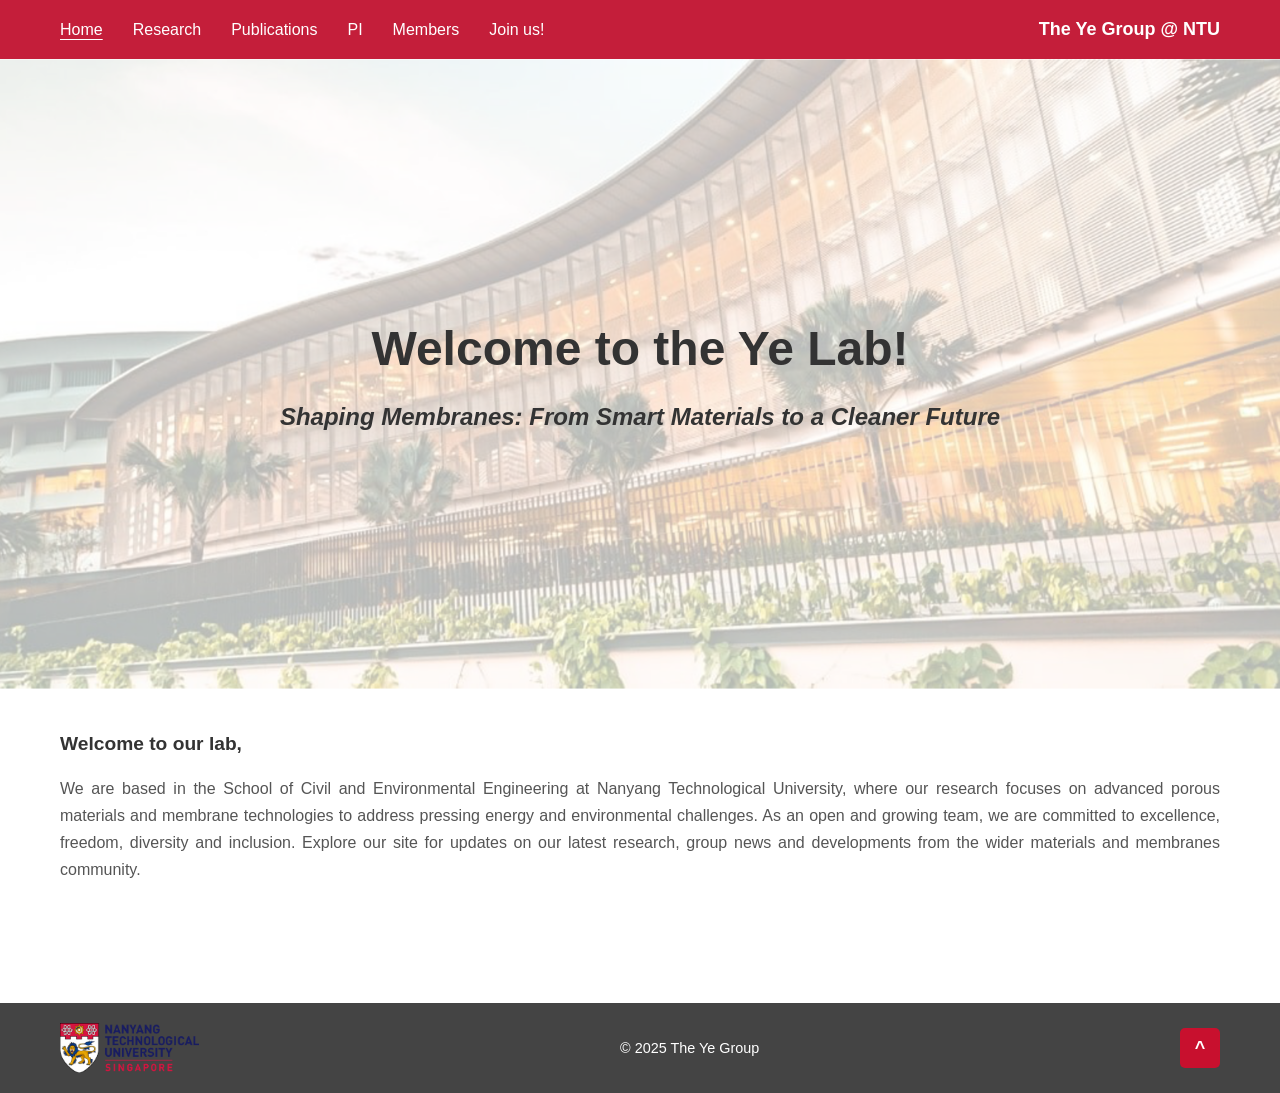
<file: index.html>
<!DOCTYPE html>
<html lang="en">
<head>
  <meta charset="UTF-8" />
  <meta name="viewport" content="width=device-width, initial-scale=1.0"/>
  <title>The Ye Group @ NTU</title>
  <link rel="stylesheet" href="Chunchun.css"/>
</head>

<body>
  <header class="header">
    <div class="header-container">
      <nav aria-label="Primary">
        <ul class="nav-menu">
          <li><a href="index.html" aria-current="page">Home</a></li>
          <li><a href="research.html">Research</a></li>
          <li><a href="publications.html">Publications</a></li>
          <li><a href="pi.html">PI</a></li>
          <li><a href="members.html">Members</a></li>
          <li><a href="join.html">Join us!</a></li>
        </ul>
      </nav>
      <div class="logo">The Ye Group @ NTU</div>
    </div>
  </header>

  <!-- Home Page -->
  <div id="home" class="page">
    <section class="hero-section">
      <img src="NTU.png" alt="NTU Campus" class="hero-img" />
      <!-- Full overlay box -->
      <div class="hero-overlay full-overlay">
        <h1 class="hero-title">Welcome to the Ye Lab!</h1>
        <h2 class="hero-subtitle">Shaping Membranes: From Smart Materials to a Cleaner Future</h2>
      </div>
    </section>
    
    <div class="content-section">
      <div class="welcome-text">
        <h2>Welcome to our lab,</h2>
        <p>We are based in the School of Civil and Environmental Engineering at Nanyang Technological University, where our research focuses on advanced porous materials and membrane technologies to address pressing energy and environmental challenges. As an open and growing team, we are committed to excellence, freedom, diversity and inclusion. Explore our site for updates on our latest research, group news and developments from the wider materials and membranes community.</p>
      </div>
    </div>

    <footer class="footer">
      <div class="footer-container">
        <div class="ntu-logo">
          <img src="NTU_Logo.webp" alt="Nanyang Technological University Logo" class="ntu-logo-img" />
        </div>
        <div class="copyright">© 2025 The Ye Group</div>
        <div class="back-to-top" role="button" tabindex="0" aria-label="Back to top">^</div>
      </div>
    </footer>
    
    
  </div>

  <!-- Load your script last (or add defer in the head) -->
  <script src="Chunchun.js"></script>
</body>
</html>
</file>
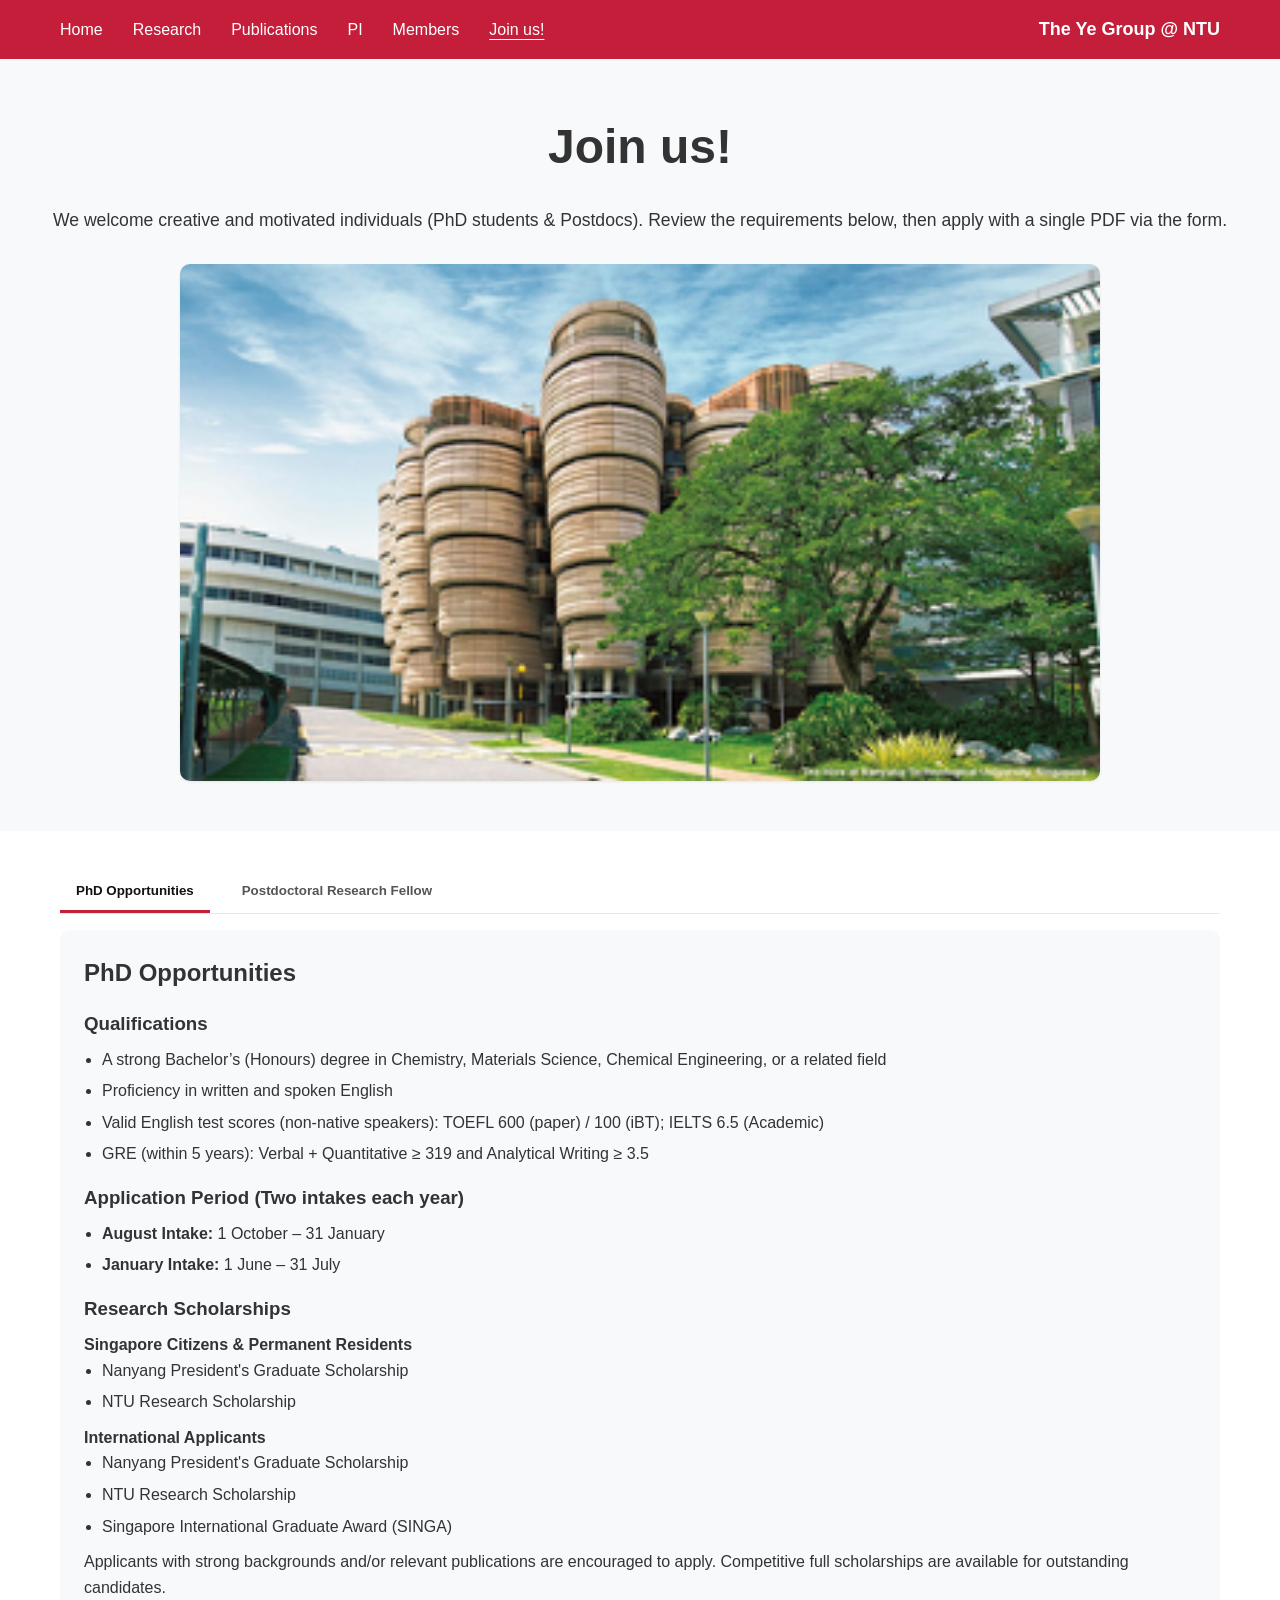
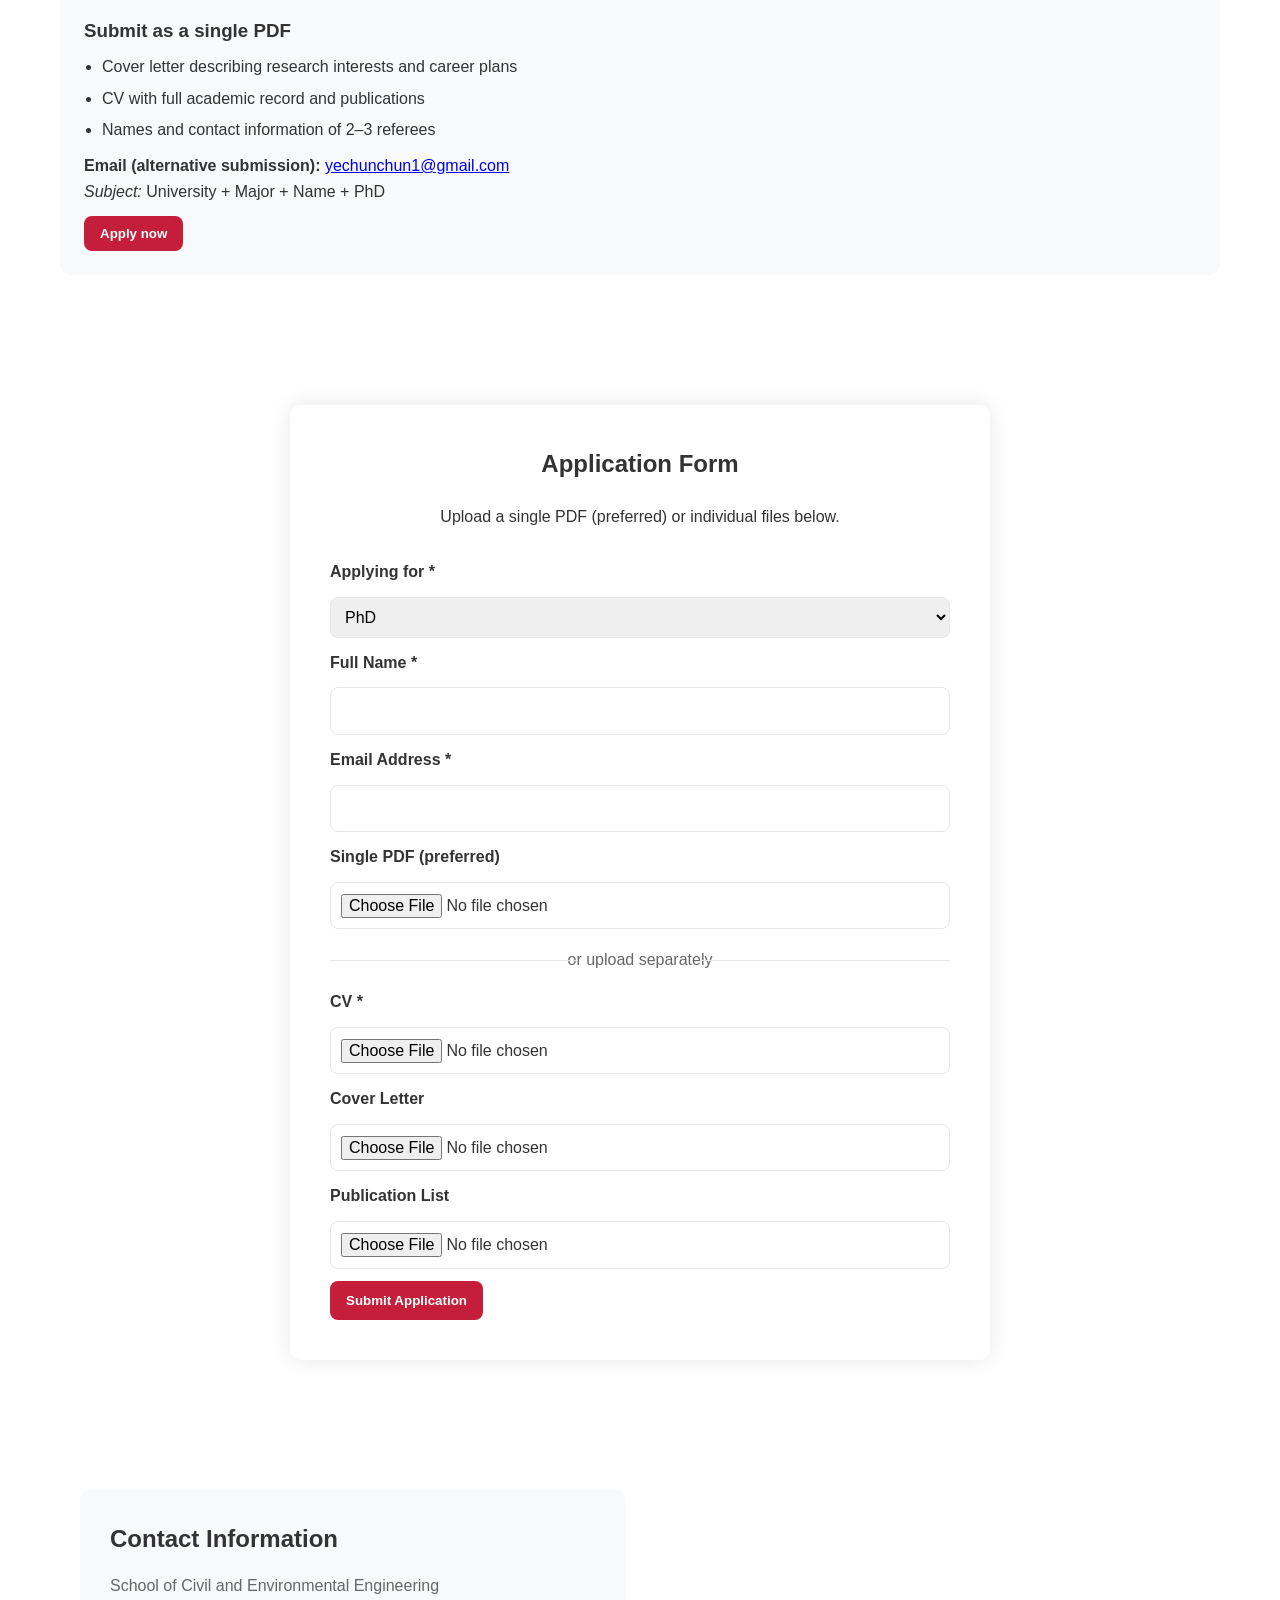
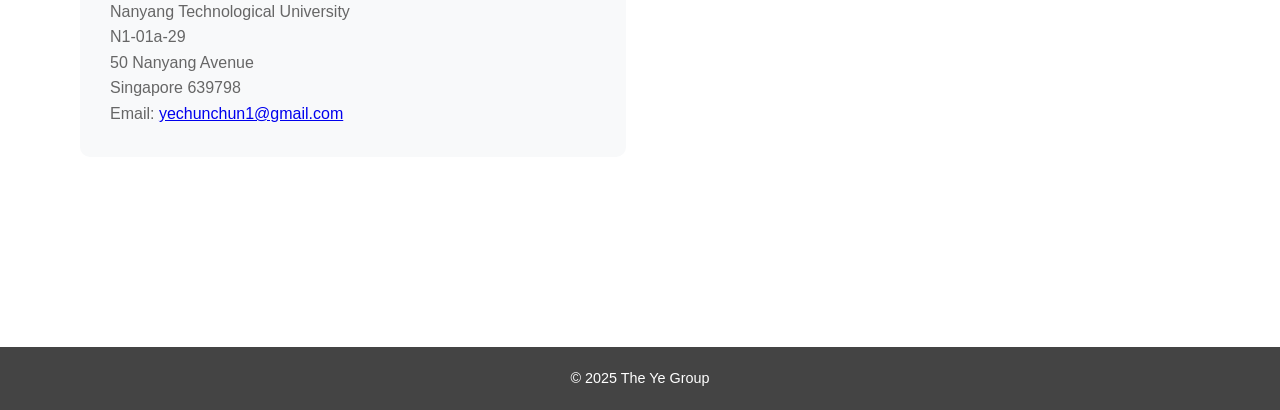
<file: join.html>
<!DOCTYPE html>
<html lang="en">
<head>
  <meta charset="UTF-8" />
  <meta name="viewport" content="width=device-width, initial-scale=1.0"/>
  <title>Join Us | The Ye Group @ NTU</title>
  <link rel="stylesheet" href="Chunchun.css"/>
</head>
<body>

  <!-- Header -->
  <header class="header">
    <div class="header-container">
      <nav>
        <ul class="nav-menu">
          <li><a href="index.html">Home</a></li>
          <li><a href="research.html">Research</a></li>
          <li><a href="publications.html">Publications</a></li>
          <li><a href="pi.html">PI</a></li>
          <li><a href="members.html">Members</a></li>
          <li><a href="join.html" aria-current="page">Join us!</a></li>
        </ul>
      </nav>
      <div class="logo">The Ye Group @ NTU</div>
    </div>
  </header>

  <!-- Hero -->
  <section class="join-hero">
    <h1>Join us!</h1>
    <div class="join-intro">
      <p>
        We welcome creative and motivated individuals (PhD students &amp; Postdocs).
        Review the requirements below, then apply with a single PDF via the form.
      </p>
    </div>

     <!-- NEW: hero image -->
  <img src="NTU building.png" alt="NTU campus" class="join-hero-img">
</section>
  </section>

  <!-- Tabs: PhD / Postdoc -->
  <section class="content-section">
    <div class="positions-tabs">
      <div class="tabs" role="tablist" aria-label="Position type">
        <button class="tab active" role="tab" aria-selected="true" aria-controls="phd-panel" id="phd-tab">PhD Opportunities</button>
        <button class="tab" role="tab" aria-selected="false" aria-controls="postdoc-panel" id="postdoc-tab">Postdoctoral Research Fellow</button>
      </div>

      <!-- PhD panel -->
      <div class="tab-panel active" role="tabpanel" id="phd-panel" aria-labelledby="phd-tab">
        <h2>PhD Opportunities</h2>

        <h3>Qualifications</h3>
        <ul>
          <li>A strong Bachelor’s (Honours) degree in Chemistry, Materials Science, Chemical Engineering, or a related field</li>
          <li>Proficiency in written and spoken English</li>
          <li>Valid English test scores (non-native speakers):
            TOEFL 600 (paper) / 100 (iBT); IELTS 6.5 (Academic)</li>
          <li>GRE (within 5 years): Verbal + Quantitative ≥ 319 and Analytical Writing ≥ 3.5</li>
        </ul>

        <h3>Application Period (Two intakes each year)</h3>
        <ul>
          <li><strong>August Intake:</strong> 1 October – 31 January</li>
          <li><strong>January Intake:</strong> 1 June – 31 July</li>
        </ul>

        <h3>Research Scholarships</h3>
        <p><strong>Singapore Citizens &amp; Permanent Residents</strong></p>
        <ul>
          <li>Nanyang President's Graduate Scholarship</li>
          <li>NTU Research Scholarship</li>
        </ul>
        <p><strong>International Applicants</strong></p>
        <ul>
          <li>Nanyang President's Graduate Scholarship</li>
          <li>NTU Research Scholarship</li>
          <li>Singapore International Graduate Award (SINGA)</li>
        </ul>

        <p>Applicants with strong backgrounds and/or relevant publications are encouraged to apply. Competitive full scholarships are available for outstanding candidates.</p>

        <h3>Submit as a single PDF</h3>
        <ul>
          <li>Cover letter describing research interests and career plans</li>
          <li>CV with full academic record and publications</li>
          <li>Names and contact information of 2–3 referees</li>
        </ul>

        <p><strong>Email (alternative submission):</strong> <a href="mailto:yechunchun1@gmail.com">yechunchun1@gmail.com</a><br>
        <em>Subject:</em> University + Major + Name + PhD</p>

        <button class="apply-btn" data-apply>Apply now</button>
      </div>

      <!-- Postdoc panel -->
      <div class="tab-panel" role="tabpanel" id="postdoc-panel" aria-labelledby="postdoc-tab" hidden>
        <h2>Postdoctoral Research Fellow</h2>

        <h3>Key Responsibilities</h3>
        <ul>
          <li>Conduct independent research on materials design and membranes for electrochemical or separation applications</li>
          <li>Develop and optimise experimental methods and apparatus</li>
          <li>Publish in high-impact journals and present at international conferences</li>
          <li>Collaborate with academic and industrial partners worldwide</li>
          <li>Assist in supervising undergraduate and postgraduate students</li>
          <li>Contribute to the preparation of research proposals</li>
        </ul>

        <h3>Qualifications</h3>
        <ul>
          <li>PhD in Chemistry, Materials Science, Chemical Engineering, or a closely related field</li>
          <li>Strong background in one or more of: porous materials (e.g., PIMs, HCPs), membrane technologies, electrochemical energy systems (e.g., flow batteries), separation/purification processes</li>
          <li>Demonstrated research excellence (publications or a successful PhD)</li>
          <li>Proficiency in written and spoken English</li>
        </ul>

        <h3>Submit as a single PDF</h3>
        <ul>
          <li>Cover letter outlining research interests and career plans</li>
          <li>Full CV (complete publications; include selected representative works)</li>
          <li>Names and contact details of 2–3 referees</li>
        </ul>

        <p><strong>Email (alternative submission):</strong> <a href="mailto:yechunchun1@gmail.com">yechunchun1@gmail.com</a><br>
        <em>Subject:</em> University + Major + Name + Postdoc</p>

        <button class="apply-btn" data-apply>Apply now</button>
      </div>
    </div>
  </section>

  <!-- Application Form -->
  <main class="content-section">
    <section class="application-form" id="applicationArea">
      <h2>Application Form</h2>
      <p>Upload a single PDF (preferred) or individual files below.</p>

      <form id="applicationForm" enctype="multipart/form-data">
        <label for="position">Applying for *</label>
        <select id="position" name="position" required>
          <option value="PhD">PhD</option>
          <option value="Postdoc">Postdoc</option>
        </select>

        <label for="fullName">Full Name *</label>
        <input type="text" id="fullName" name="fullName" required />

        <label for="email">Email Address *</label>
        <input type="email" id="email" name="email" required />

        <label for="singlePdf">Single PDF (preferred)</label>
        <input type="file" id="singlePdf" name="singlePdf" accept=".pdf" />

        <div class="form-divider"><span>or upload separately</span></div>

        <label for="cv">CV *</label>
        <input type="file" id="cv" name="cv" accept=".pdf,.doc,.docx" required />

        <label for="coverLetter">Cover Letter</label>
        <input type="file" id="coverLetter" name="coverLetter" accept=".pdf,.doc,.docx" />

        <label for="pubs">Publication List</label>
        <input type="file" id="pubs" name="pubs" accept=".pdf,.doc,.docx" />

        <button type="submit">Submit Application</button>

        <p id="uploadNotice" style="display:none; color:#555; margin-top:10px;">
          Uploading may take a few seconds. Please wait until you see a confirmation message.
        </p>
      </form>

      <div id="thankYouMessage" style="display:none; text-align:center; margin-top:40px;">
        <h3>Thank you for applying!</h3>
        <p>We’ll review your application and get back to you soon.</p>
        <button type="button" onclick="location.reload()">Submit another application</button>
      </div>
    </section>

    <section class="content-section">
        <div class="contact-grid">
          <div class="contact-info">
            <h2>Contact Information</h2>
            <p>
              School of Civil and Environmental Engineering<br>
              Nanyang Technological University<br>
              N1-01a-29<br>
              50 Nanyang Avenue<br>
              Singapore 639798
            </p>
            <p>Email: <a href="mailto:yechunchun1@gmail.com">yechunchun1@gmail.com</a></p>
          </div>
      
          <div class="map-embed" aria-label="Map to Nanyang Technological University">
            <iframe
              title="Nanyang Technological University map"
              width="100%" height="360" style="border:0"
              loading="lazy" referrerpolicy="no-referrer-when-downgrade"
              src="https://www.google.com/maps?q=Nanyang+Technological+University,+Singapore&output=embed">
            </iframe>
          </div>
        </div>
      </section>


  </main>

  <!-- Footer -->
  <footer class="footer">
    <div class="footer-container">
      <div class="copyright">© 2025 The Ye Group</div>
    </div>
  </footer>

  <script src="join.js"></script>
</body>
</html>
</file>
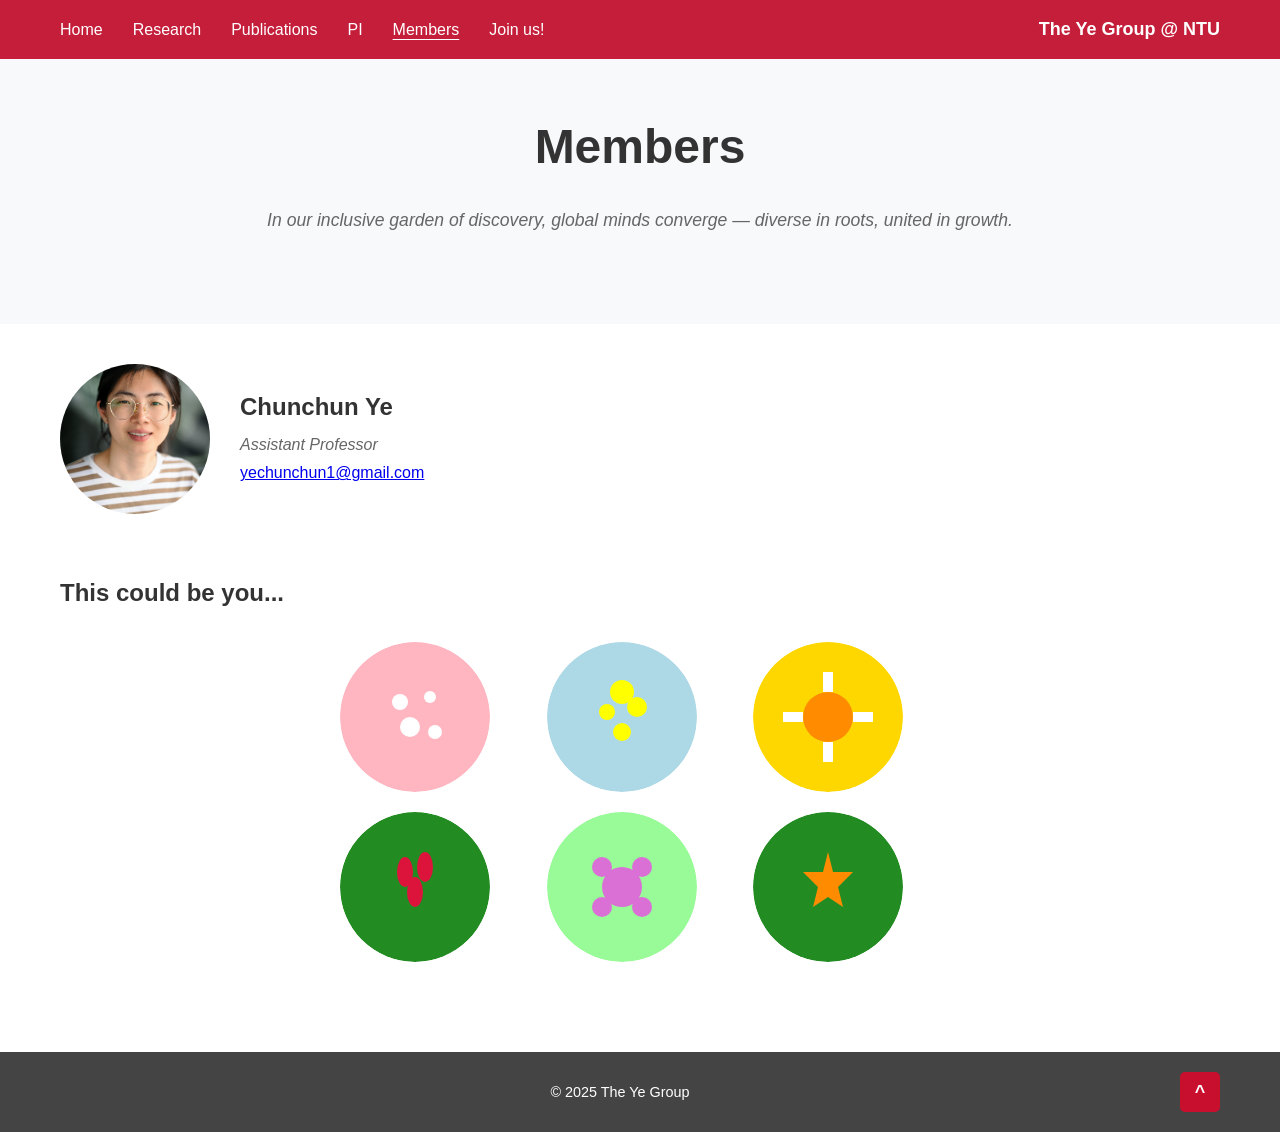
<file: members.html>
<!DOCTYPE html>
<html lang="en">
<head>
  <meta charset="UTF-8" />
  <meta name="viewport" content="width=device-width, initial-scale=1.0"/>
  <title>Members | The Ye Group @ NTU</title>
  <link rel="stylesheet" href="Chunchun.css"/>
</head>
<body>

  <!-- Header & Navigation -->
  <header class="header">
    <div class="header-container">
      <nav aria-label="Primary">
        <ul class="nav-menu">
          <li><a href="index.html">Home</a></li>
          <li><a href="research.html">Research</a></li>
          <li><a href="publications.html">Publications</a></li>
          <li><a href="pi.html">PI</a></li>
          <li><a href="members.html" aria-current="page">Members</a></li>
          <li><a href="join.html">Join us!</a></li>
        </ul>
      </nav>
      <div class="logo">The Ye Group @ NTU</div>
    </div>
  </header>

  <!-- Members Page -->
  <section class="members-hero">
    <h1>Members</h1>
    <p class="members-quote">In our inclusive garden of discovery, global minds converge — diverse in roots, united in growth.</p>
  </section>

  <div class="content-section">
    <!-- Profile -->
    <div class="member-profile">
      <div class="member-photo">
        <!-- Use your real image; change path if it's inside /images -->
        <img src="chunchun.JPG" alt="Chunchun Ye" />
      </div>
      <div class="member-info">
        <h2>Chunchun Ye</h2>
        <p><em>Assistant Professor</em></p>
        <p><a href="mailto:yechunchun1@gmail.com">yechunchun1@gmail.com</a></p>
      </div>
    </div>

    <!-- Future Members -->
    <div class="future-members">
      <h2>This could be you...</h2>
      <div class="flower-grid">
        <div class="flower-circle" style="background-image: url('data:image/svg+xml,<svg xmlns=&quot;http://www.w3.org/2000/svg&quot; viewBox=&quot;0 0 150 150&quot;><circle cx=&quot;75&quot; cy=&quot;75&quot; r=&quot;75&quot; fill=&quot;%23ffb6c1&quot;/><g fill=&quot;%23fff&quot;><circle cx=&quot;60&quot; cy=&quot;60&quot; r=&quot;8&quot;/><circle cx=&quot;90&quot; cy=&quot;55&quot; r=&quot;6&quot;/><circle cx=&quot;70&quot; cy=&quot;85&quot; r=&quot;10&quot;/><circle cx=&quot;95&quot; cy=&quot;90&quot; r=&quot;7&quot;/></g></svg>')"></div>
        <div class="flower-circle" style="background-image: url('data:image/svg+xml,<svg xmlns=&quot;http://www.w3.org/2000/svg&quot; viewBox=&quot;0 0 150 150&quot;><circle cx=&quot;75&quot; cy=&quot;75&quot; r=&quot;75&quot; fill=&quot;%23add8e6&quot;/><g fill=&quot;%23ffff00&quot;><circle cx=&quot;75&quot; cy=&quot;50&quot; r=&quot;12&quot;/><circle cx=&quot;60&quot; cy=&quot;70&quot; r=&quot;8&quot;/><circle cx=&quot;90&quot; cy=&quot;65&quot; r=&quot;10&quot;/><circle cx=&quot;75&quot; cy=&quot;90&quot; r=&quot;9&quot;/></g></svg>')"></div>
        <div class="flower-circle" style="background-image: url('data:image/svg+xml,<svg xmlns=&quot;http://www.w3.org/2000/svg&quot; viewBox=&quot;0 0 150 150&quot;><circle cx=&quot;75&quot; cy=&quot;75&quot; r=&quot;75&quot; fill=&quot;%23ffd700&quot;/><circle cx=&quot;75&quot; cy=&quot;75&quot; r=&quot;25&quot; fill=&quot;%23ff8c00&quot;/><g fill=&quot;%23fff&quot;><rect x=&quot;70&quot; y=&quot;30&quot; width=&quot;10&quot; height=&quot;20&quot;/><rect x=&quot;70&quot; y=&quot;100&quot; width=&quot;10&quot; height=&quot;20&quot;/><rect x=&quot;30&quot; y=&quot;70&quot; width=&quot;20&quot; height=&quot;10&quot;/><rect x=&quot;100&quot; y=&quot;70&quot; width=&quot;20&quot; height=&quot;10&quot;/></g></svg>')"></div>
        <div class="flower-circle" style="background-image: url('data:image/svg+xml,<svg xmlns=&quot;http://www.w3.org/2000/svg&quot; viewBox=&quot;0 0 150 150&quot;><circle cx=&quot;75&quot; cy=&quot;75&quot; r=&quot;75&quot; fill=&quot;%23228b22&quot;/><g fill=&quot;%23dc143c&quot;><ellipse cx=&quot;65&quot; cy=&quot;60&quot; rx=&quot;8&quot; ry=&quot;15&quot;/><ellipse cx=&quot;85&quot; cy=&quot;55&quot; rx=&quot;8&quot; ry=&quot;15&quot;/><ellipse cx=&quot;75&quot; cy=&quot;80&quot; rx=&quot;8&quot; ry=&quot;15&quot;/></g></svg>')"></div>
        <div class="flower-circle" style="background-image: url('data:image/svg+xml,<svg xmlns=&quot;http://www.w3.org/2000/svg&quot; viewBox=&quot;0 0 150 150&quot;><circle cx=&quot;75&quot; cy=&quot;75&quot; r=&quot;75&quot; fill=&quot;%2398fb98&quot;/><g fill=&quot;%23da70d6&quot;><circle cx=&quot;75&quot; cy=&quot;75&quot; r=&quot;20&quot;/><circle cx=&quot;55&quot; cy=&quot;55&quot; r=&quot;10&quot;/><circle cx=&quot;95&quot; cy=&quot;55&quot; r=&quot;10&quot;/><circle cx=&quot;55&quot; cy=&quot;95&quot; r=&quot;10&quot;/><circle cx=&quot;95&quot; cy=&quot;95&quot; r=&quot;10&quot;/></g></svg>')"></div>
        <div class="flower-circle" style="background-image: url('data:image/svg+xml,<svg xmlns=&quot;http://www.w3.org/2000/svg&quot; viewBox=&quot;0 0 150 150&quot;><circle cx=&quot;75&quot; cy=&quot;75&quot; r=&quot;75&quot; fill=&quot;%23228b22&quot;/><g fill=&quot;%23ff8c00&quot;><polygon points=&quot;75,40 80,60 100,60 85,75 90,95 75,85 60,95 65,75 50,60 70,60&quot;/></g></svg>')"></div>
      </div>
    </div>
  </div>

  <!-- Footer -->
  <footer class="footer">
    <div class="footer-container">
        <div class="copyright">© 2025 The Ye Group</div>
      <div class="back-to-top" role="button" tabindex="0" aria-label="Back to top">^</div>
    </div>
  </footer>

  <!-- JS (hybrid: highlights nav + back-to-top) -->
  <script src="Chunchun.js"></script>
</body>
</html>
</file>
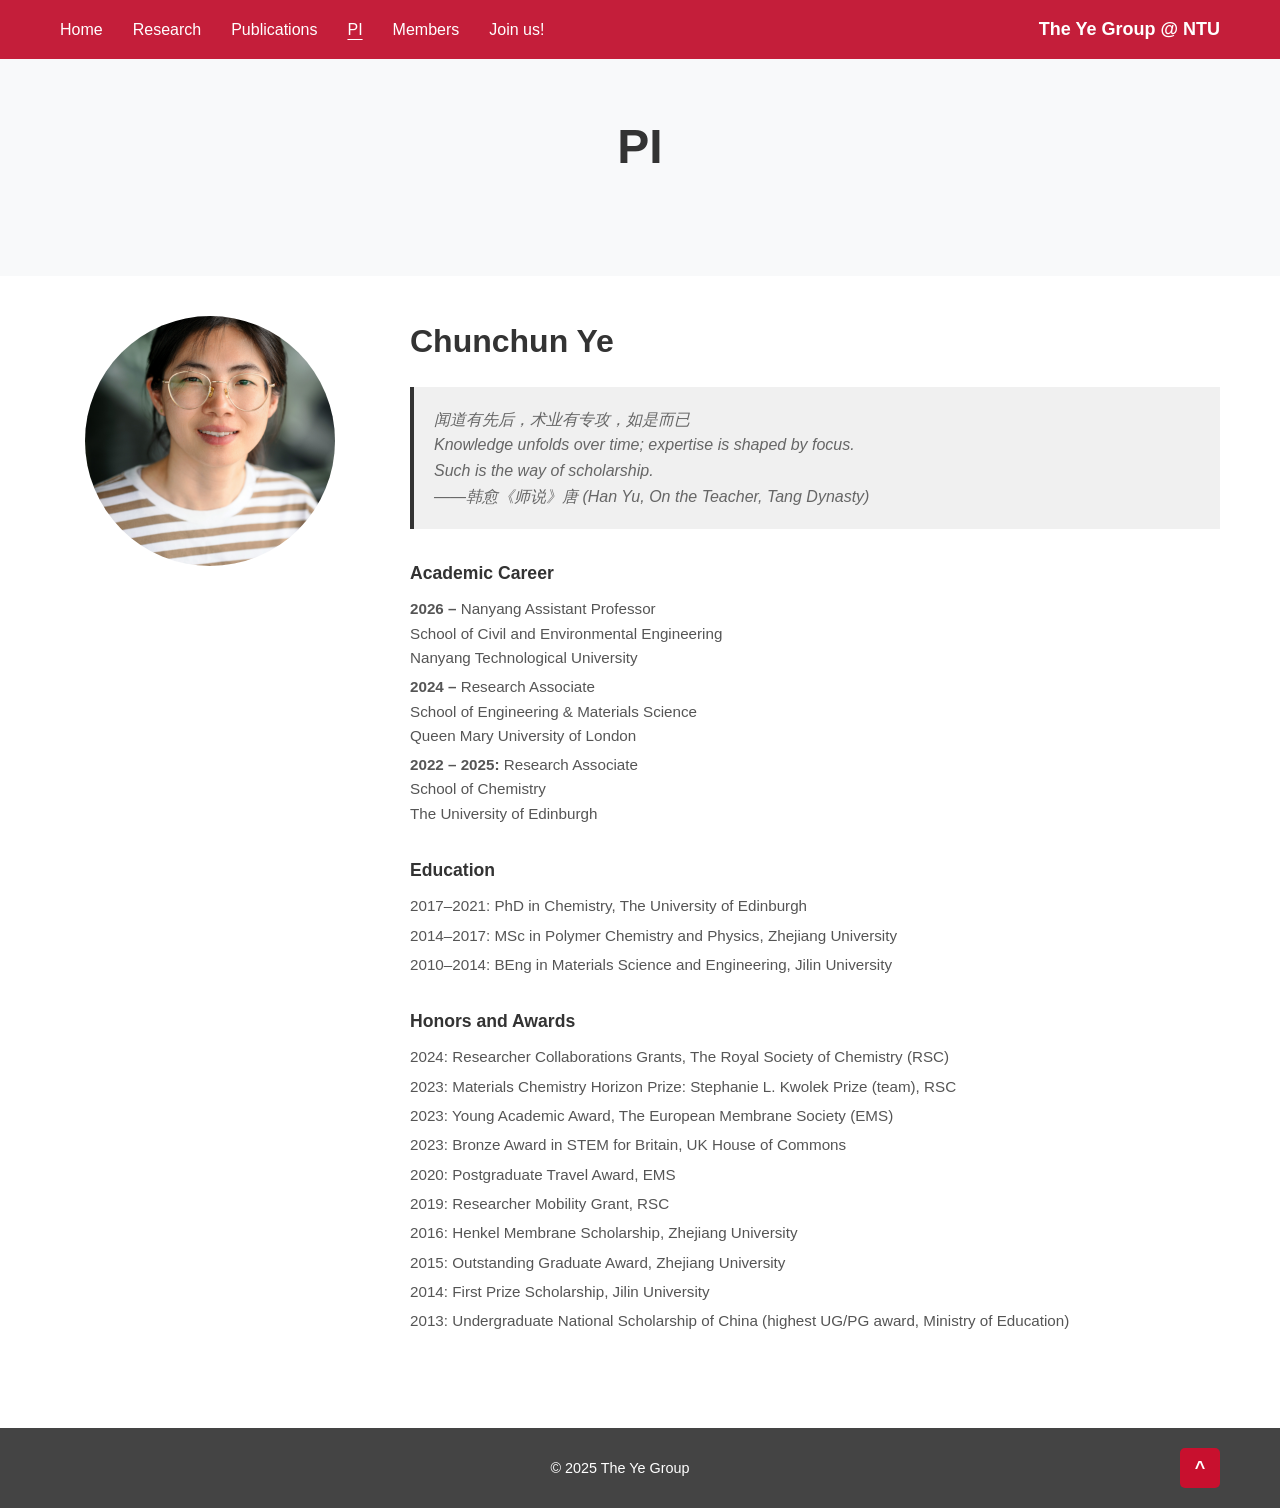
<file: pi.html>
<!DOCTYPE html>
<html lang="en">
<head>
  <meta charset="UTF-8" />
  <meta name="viewport" content="width=device-width, initial-scale=1.0"/>
  <title>PI | The Ye Group @ NTU</title>
  <link rel="stylesheet" href="Chunchun.css"/>
</head>
<body>

  <!-- Header & Navigation -->
  <header class="header">
    <div class="header-container">
      <nav aria-label="Primary">
        <ul class="nav-menu">
          <li><a href="index.html">Home</a></li>
          <li><a href="research.html">Research</a></li>
          <li><a href="publications.html">Publications</a></li>
          <li><a href="pi.html" aria-current="page">PI</a></li>
          <li><a href="members.html">Members</a></li>
          <li><a href="join.html">Join us!</a></li>
        </ul>
      </nav>
      <div class="logo">The Ye Group @ NTU</div>
    </div>
  </header>

  <!-- PI Page -->
  <section class="pi-hero">
    <h1>PI</h1>
  </section>

  <div class="content-section">
    <div class="pi-content">
      <div class="pi-photo" aria-hidden="true">
        <img
          src="chunchun.JPG" />
      </div>

      <div class="pi-info">
        <h2>Chunchun Ye</h2>

        <div class="chinese-quote">
          闻道有先后，术业有专攻，如是而已<br>
          <em>Knowledge unfolds over time; expertise is shaped by focus.<br>
          Such is the way of scholarship.</em><br>
          ——韩愈《师说》唐 (Han Yu, <em>On the Teacher</em>, Tang Dynasty)
        </div>

        <div class="career-section">
          <h3>Academic Career</h3>
          <ul>
            <li><strong>2026 –</strong> Nanyang Assistant Professor<br>
              School of Civil and Environmental Engineering<br>
              Nanyang Technological University</li>
            <li><strong>2024 –</strong> Research Associate<br>
              School of Engineering &amp; Materials Science<br>
              Queen Mary University of London</li>
            <li><strong>2022 – 2025:</strong> Research Associate<br>
              School of Chemistry<br>
              The University of Edinburgh</li>
          </ul>
        </div>

        <div class="education-section">
          <h3>Education</h3>
          <ul>
            <li>2017–2021: PhD in Chemistry, The University of Edinburgh</li>
            <li>2014–2017: MSc in Polymer Chemistry and Physics, Zhejiang University</li>
            <li>2010–2014: BEng in Materials Science and Engineering, Jilin University</li>
          </ul>
        </div>

        <div class="awards-section">
          <h3>Honors and Awards</h3>
          <ul>
            <li>2024: Researcher Collaborations Grants, The Royal Society of Chemistry (RSC)</li>
            <li>2023: Materials Chemistry Horizon Prize: Stephanie L. Kwolek Prize (team), RSC</li>
            <li>2023: Young Academic Award, The European Membrane Society (EMS)</li>
            <li>2023: Bronze Award in STEM for Britain, UK House of Commons</li>
            <li>2020: Postgraduate Travel Award, EMS</li>
            <li>2019: Researcher Mobility Grant, RSC</li>
            <li>2016: Henkel Membrane Scholarship, Zhejiang University</li>
            <li>2015: Outstanding Graduate Award, Zhejiang University</li>
            <li>2014: First Prize Scholarship, Jilin University</li>
            <li>2013: Undergraduate National Scholarship of China (highest UG/PG award, Ministry of Education)</li>
          </ul>
        </div>
      </div>
    </div>
  </div>

  <!-- Footer -->
  <footer class="footer">
    <div class="footer-container">
        <div class="copyright">© 2025 The Ye Group</div>
      <div class="back-to-top" role="button" tabindex="0" aria-label="Back to top">^</div>
    </div>
  </footer>

  <!-- JS (hybrid) -->
  <script src="Chunchun.js"></script>
</body>
</html>
</file>
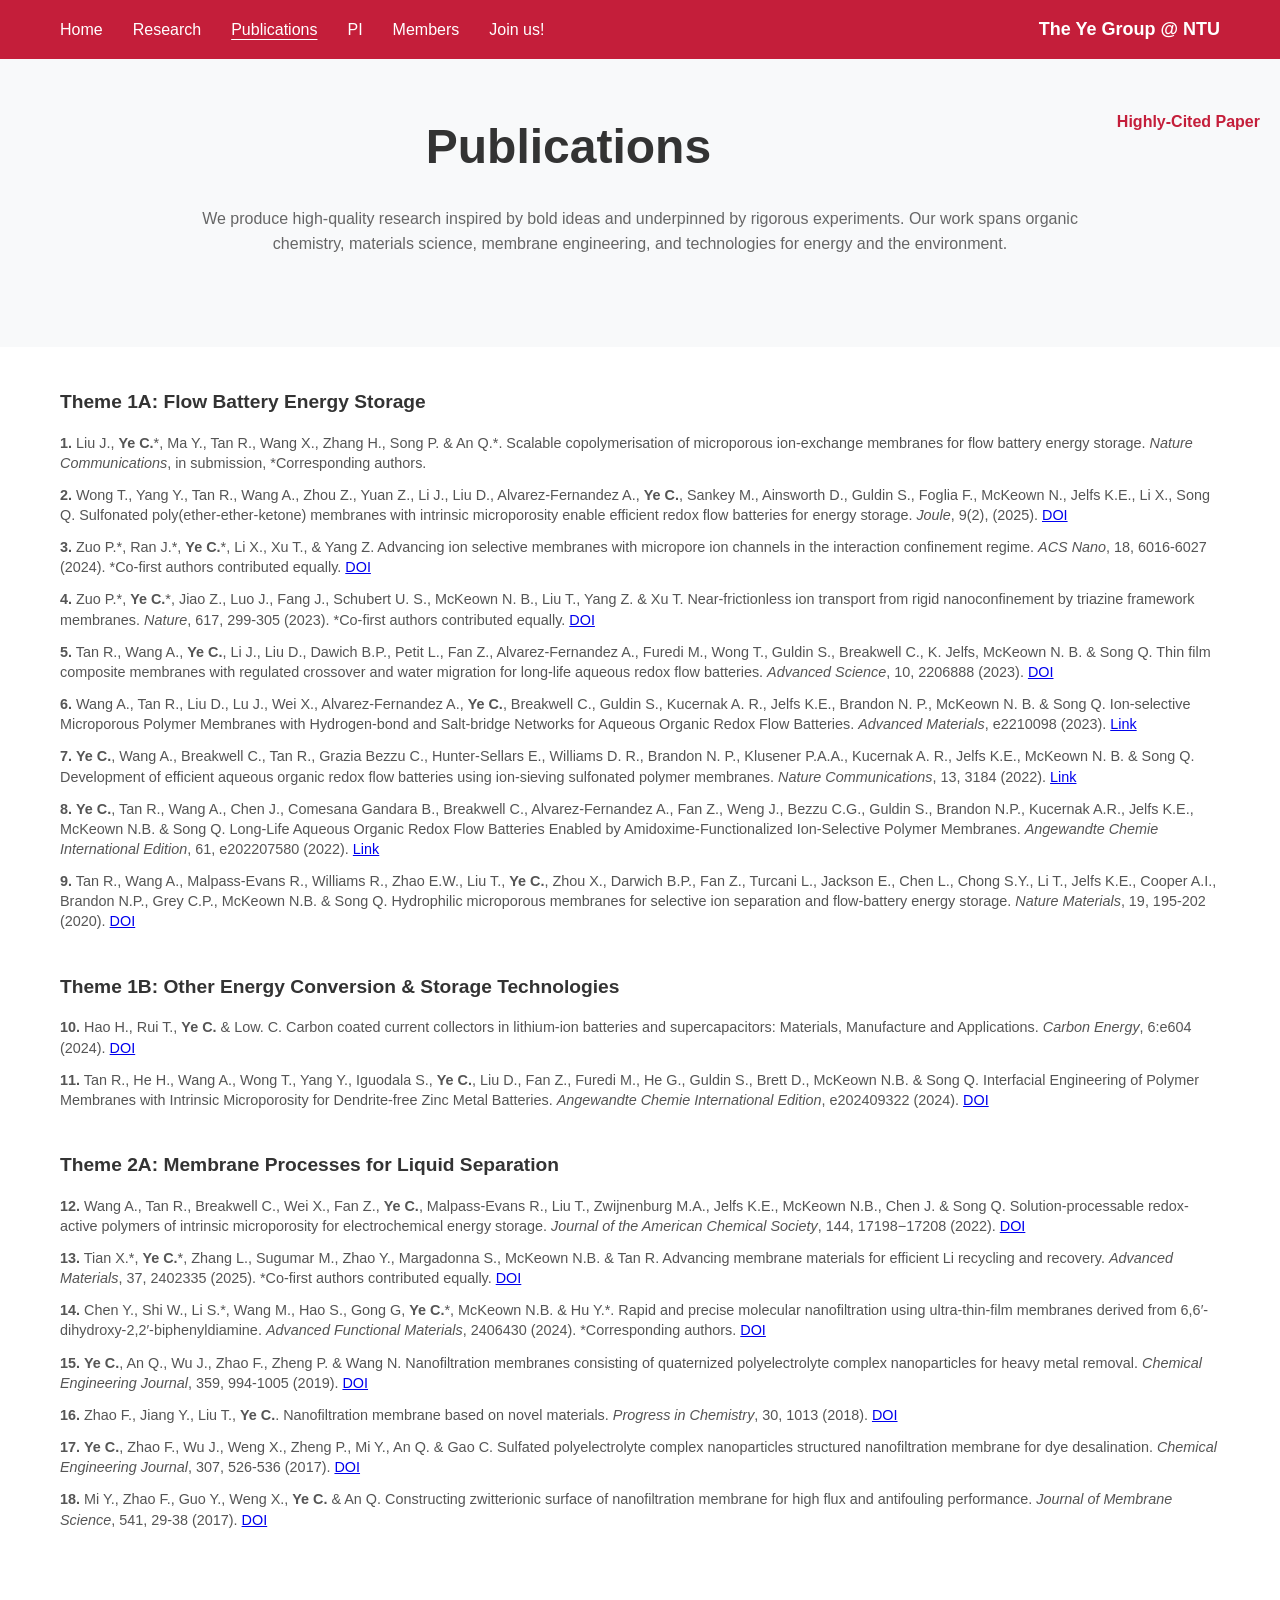
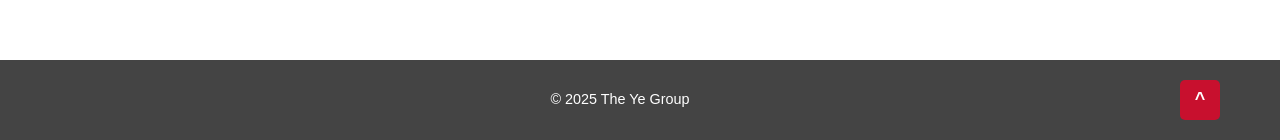
<file: publications.html>
<!DOCTYPE html>
<html lang="en">
<head>
  <meta charset="UTF-8" />
  <meta name="viewport" content="width=device-width, initial-scale=1.0"/>
  <title>Publications | The Ye Group @ NTU</title>
  <link rel="stylesheet" href="Chunchun.css"/>
</head>
<body>

  <!-- Header & Navigation -->
  <header class="header">
    <div class="header-container">
      <nav aria-label="Primary">
        <ul class="nav-menu">
          <li><a href="index.html">Home</a></li>
          <li><a href="research.html">Research</a></li>
          <li><a href="publications.html" aria-current="page">Publications</a></li>
          <li><a href="pi.html">PI</a></li>
          <li><a href="members.html">Members</a></li>
          <li><a href="join.html">Join us!</a></li>
        </ul>
      </nav>
      <div class="logo">The Ye Group @ NTU</div>
    </div>
  </header>

  <!-- Publications Hero -->
  <section class="publications-hero">
    <div class="highly-cited">Highly-Cited Paper</div>
    <h1>Publications</h1>
    <p class="pub-intro">
      We produce high-quality research inspired by bold ideas and underpinned by rigorous experiments.
      Our work spans organic chemistry, materials science, membrane engineering, and technologies for
      energy and the environment.
    </p>
  </section>

  <div class="content-section">

    <!-- Theme 1A -->
    <div class="pub-theme">
      <h2>Theme 1A: Flow Battery Energy Storage</h2>
      <ul class="pub-list">
        <li><strong>1.</strong> Liu J., <strong>Ye C.</strong>*, Ma Y., Tan R., Wang X., Zhang H., Song P. & An Q.*. Scalable copolymerisation of microporous ion-exchange membranes for flow battery energy storage. <em>Nature Communications</em>, in submission, *Corresponding authors.</li>
        <li><strong>2.</strong> Wong T., Yang Y., Tan R., Wang A., Zhou Z., Yuan Z., Li J., Liu D., Alvarez-Fernandez A., <strong>Ye C.</strong>, Sankey M., Ainsworth D., Guldin S., Foglia F., McKeown N., Jelfs K.E., Li X., Song Q. Sulfonated poly(ether-ether-ketone) membranes with intrinsic microporosity enable efficient redox flow batteries for energy storage. <em>Joule</em>, 9(2), (2025). <a href="https://doi.org/10.1016/j.joule.2024.11.012" target="_blank">DOI</a></li>
        <li><strong>3.</strong> Zuo P.*, Ran J.*, <strong>Ye C.</strong>*, Li X., Xu T., & Yang Z. Advancing ion selective membranes with micropore ion channels in the interaction confinement regime. <em>ACS Nano</em>, 18, 6016-6027 (2024). *Co-first authors contributed equally. <a href="https://doi.org/10.1021/acsnano.3c12616" target="_blank">DOI</a></li>
        <li><strong>4.</strong> Zuo P.*, <strong>Ye C.</strong>*, Jiao Z., Luo J., Fang J., Schubert U. S., McKeown N. B., Liu T., Yang Z. & Xu T. Near-frictionless ion transport from rigid nanoconfinement by triazine framework membranes. <em>Nature</em>, 617, 299-305 (2023). *Co-first authors contributed equally. <a href="https://doi.org/10.1038/s41586-023-05888-x" target="_blank">DOI</a></li>
        <li><strong>5.</strong> Tan R., Wang A., <strong>Ye C.</strong>, Li J., Liu D., Dawich B.P., Petit L., Fan Z., Alvarez-Fernandez A., Furedi M., Wong T., Guldin S., Breakwell C., K. Jelfs, McKeown N. B. & Song Q. Thin film composite membranes with regulated crossover and water migration for long-life aqueous redox flow batteries. <em>Advanced Science</em>, 10, 2206888 (2023). <a href="https://doi.org/10.1002/advs.202206888" target="_blank">DOI</a></li>
        <li><strong>6.</strong> Wang A., Tan R., Liu D., Lu J., Wei X., Alvarez-Fernandez A., <strong>Ye C.</strong>, Breakwell C., Guldin S., Kucernak A. R., Jelfs K.E., Brandon N. P., McKeown N. B. & Song Q. Ion-selective Microporous Polymer Membranes with Hydrogen-bond and Salt-bridge Networks for Aqueous Organic Redox Flow Batteries. <em>Advanced Materials</em>, e2210098 (2023). <a href="https://www.ncbi.nlm.nih.gov/pubmed/36634684" target="_blank">Link</a></li>
        <li><strong>7.</strong> <strong>Ye C.</strong>, Wang A., Breakwell C., Tan R., Grazia Bezzu C., Hunter-Sellars E., Williams D. R., Brandon N. P., Klusener P.A.A., Kucernak A. R., Jelfs K.E., McKeown N. B. & Song Q. Development of efficient aqueous organic redox flow batteries using ion-sieving sulfonated polymer membranes. <em>Nature Communications</em>, 13, 3184 (2022). <a href="https://www.ncbi.nlm.nih.gov/pubmed/35676263" target="_blank">Link</a></li>
        <li><strong>8.</strong> <strong>Ye C.</strong>, Tan R., Wang A., Chen J., Comesana Gandara B., Breakwell C., Alvarez-Fernandez A., Fan Z., Weng J., Bezzu C.G., Guldin S., Brandon N.P., Kucernak A.R., Jelfs K.E., McKeown N.B. & Song Q. Long-Life Aqueous Organic Redox Flow Batteries Enabled by Amidoxime-Functionalized Ion-Selective Polymer Membranes. <em>Angewandte Chemie International Edition</em>, 61, e202207580 (2022). <a href="https://www.ncbi.nlm.nih.gov/pubmed/35876472" target="_blank">Link</a></li>
        <li><strong>9.</strong> Tan R., Wang A., Malpass-Evans R., Williams R., Zhao E.W., Liu T., <strong>Ye C.</strong>, Zhou X., Darwich B.P., Fan Z., Turcani L., Jackson E., Chen L., Chong S.Y., Li T., Jelfs K.E., Cooper A.I., Brandon N.P., Grey C.P., McKeown N.B. & Song Q. Hydrophilic microporous membranes for selective ion separation and flow-battery energy storage. <em>Nature Materials</em>, 19, 195-202 (2020). <a href="https://doi.org/10.1038/s41563-019-0536-8" target="_blank">DOI</a></li>
      </ul>
    </div>

    <!-- Theme 1B -->
    <div class="pub-theme">
      <h2>Theme 1B: Other Energy Conversion & Storage Technologies</h2>
      <ul class="pub-list">
        <li><strong>10.</strong> Hao H., Rui T., <strong>Ye C.</strong> & Low. C. Carbon coated current collectors in lithium-ion batteries and supercapacitors: Materials, Manufacture and Applications. <em>Carbon Energy</em>, 6:e604 (2024). <a href="https://doi.org/10.1002/cey2.604" target="_blank">DOI</a></li>
        <li><strong>11.</strong> Tan R., He H., Wang A., Wong T., Yang Y., Iguodala S., <strong>Ye C.</strong>, Liu D., Fan Z., Furedi M., He G., Guldin S., Brett D., McKeown N.B. & Song Q. Interfacial Engineering of Polymer Membranes with Intrinsic Microporosity for Dendrite-free Zinc Metal Batteries. <em>Angewandte Chemie International Edition</em>, e202409322 (2024). <a href="https://doi.org/10.1002/anie.202409322" target="_blank">DOI</a></li>
      </ul>
    </div>

    <!-- Theme 2A -->
    <div class="pub-theme">
      <h2>Theme 2A: Membrane Processes for Liquid Separation</h2>
      <ul class="pub-list">
        <li><strong>12.</strong> Wang A., Tan R., Breakwell C., Wei X., Fan Z., <strong>Ye C.</strong>, Malpass-Evans R., Liu T., Zwijnenburg M.A., Jelfs K.E., McKeown N.B., Chen J. & Song Q. Solution-processable redox-active polymers of intrinsic microporosity for electrochemical energy storage. <em>Journal of the American Chemical Society</em>, 144, 17198−17208 (2022). <a href="https://doi.org/10.1021/jacs.2c07575" target="_blank">DOI</a></li>
        <li><strong>13.</strong> Tian X.*, <strong>Ye C.</strong>*, Zhang L., Sugumar M., Zhao Y., Margadonna S., McKeown N.B. & Tan R. Advancing membrane materials for efficient Li recycling and recovery. <em>Advanced Materials</em>, 37, 2402335 (2025). *Co-first authors contributed equally. <a href="https://doi.org/10.1002/adma.202402335" target="_blank">DOI</a></li>
        <li><strong>14.</strong> Chen Y., Shi W., Li S.*, Wang M., Hao S., Gong G, <strong>Ye C.</strong>*, McKeown N.B. & Hu Y.*. Rapid and precise molecular nanofiltration using ultra-thin-film membranes derived from 6,6′-dihydroxy-2,2′-biphenyldiamine. <em>Advanced Functional Materials</em>, 2406430 (2024). *Corresponding authors. <a href="https://doi.org/10.1002/adfm.202406430" target="_blank">DOI</a></li>
        <li><strong>15.</strong> <strong>Ye C.</strong>, An Q., Wu J., Zhao F., Zheng P. & Wang N. Nanofiltration membranes consisting of quaternized polyelectrolyte complex nanoparticles for heavy metal removal. <em>Chemical Engineering Journal</em>, 359, 994-1005 (2019). <a href="https://doi.org/10.1016/j.cej.2018.11.085" target="_blank">DOI</a></li>
        <li><strong>16.</strong> Zhao F., Jiang Y., Liu T., <strong>Ye C.</strong>. Nanofiltration membrane based on novel materials. <em>Progress in Chemistry</em>, 30, 1013 (2018). <a href="http://doi.org/10.7536/pc171104" target="_blank">DOI</a></li>
        <li><strong>17.</strong> <strong>Ye C.</strong>, Zhao F., Wu J., Weng X., Zheng P., Mi Y., An Q. & Gao C. Sulfated polyelectrolyte complex nanoparticles structured nanofiltration membrane for dye desalination. <em>Chemical Engineering Journal</em>, 307, 526-536 (2017). <a href="https://doi.org/10.1016/j.cej.2016.08.122" target="_blank">DOI</a></li>
        <li><strong>18.</strong> Mi Y., Zhao F., Guo Y., Weng X., <strong>Ye C.</strong> & An Q. Constructing zwitterionic surface of nanofiltration membrane for high flux and antifouling performance. <em>Journal of Membrane Science</em>, 541, 29-38 (2017). <a href="https://doi.org/10.1016/j.memsci.2017.06.091" target="_blank">DOI</a></li>
      </ul>
    </div>
  </div>

  <!-- Footer -->
  <footer class="footer">
    <div class="footer-container">
      <div class="copyright">© 2025 The Ye Group</div>
      <div class="back-to-top">^</div>
    </div>
  </footer>

  <script src="Chunchun.js"></script>
</body>
</html>
</file>
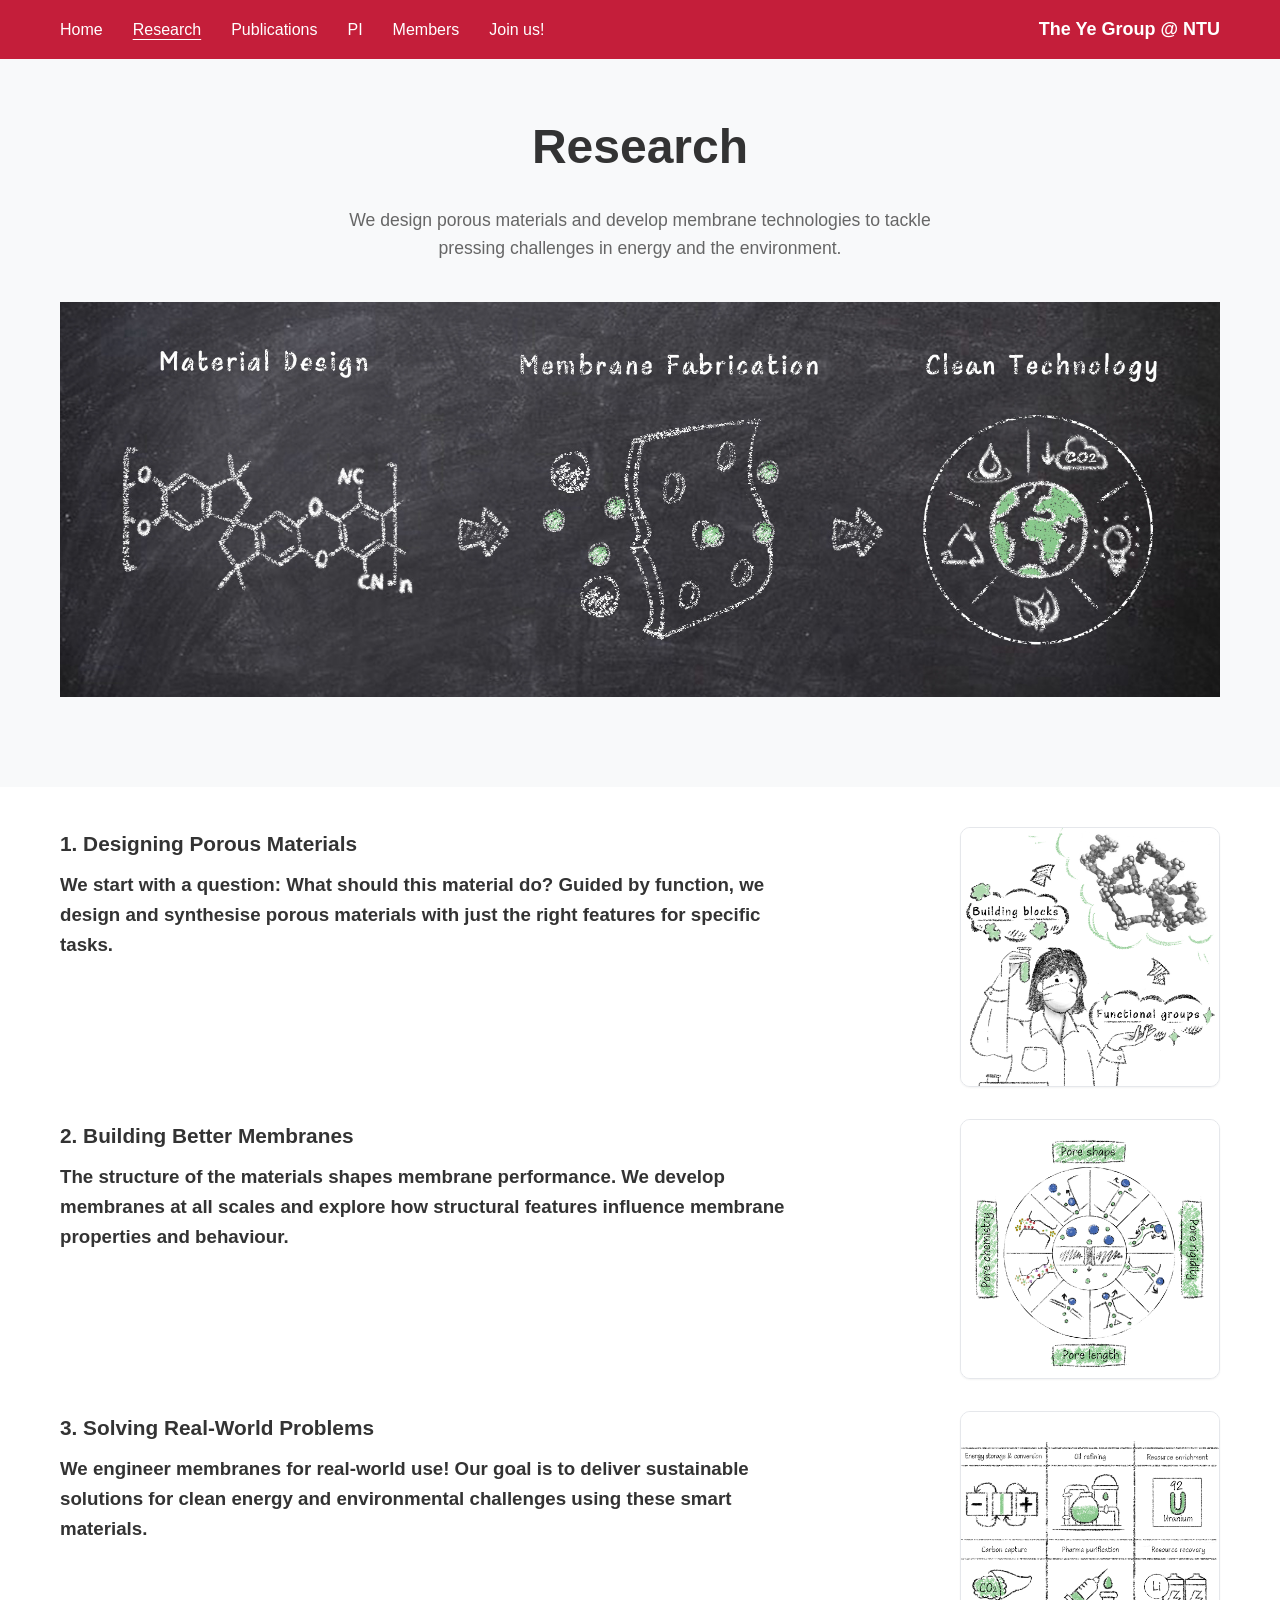
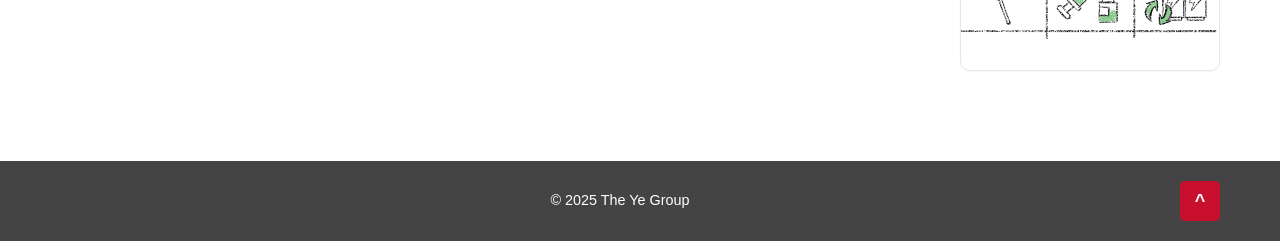
<file: research.html>
<!DOCTYPE html>
<html lang="en">
<head>
  <meta charset="UTF-8" />
  <meta name="viewport" content="width=device-width, initial-scale=1.0"/>
  <title>Research | The Ye Group @ NTU</title>
  <link rel="stylesheet" href="Chunchun.css"/>
</head>
<body>

  <!-- Header & Navigation -->
  <header class="header">
    <div class="header-container">
      <nav aria-label="Primary">
        <ul class="nav-menu">
          <li><a href="index.html">Home</a></li>
          <li><a href="research.html" aria-current="page">Research</a></li>
          <li><a href="publications.html">Publications</a></li>
          <li><a href="pi.html">PI</a></li>
          <li><a href="members.html">Members</a></li>
          <li><a href="join.html">Join us!</a></li>
        </ul>
      </nav>
      <div class="logo">The Ye Group @ NTU</div>
    </div>
  </header>

  <!-- Research Content -->
  <section class="research-hero">
    <h1>Research</h1>
    <p>
      We design porous materials and develop membrane technologies to tackle
      pressing challenges in energy and the environment.
    </p>

    <!-- Replace diagram with image -->
    <div class="research-main">
      <img src="researchmain.jpeg" alt="Research overview" class="research-main"/>
    </div>
  </section>

  <div class="content-section">

    <!-- Three aligned rows: text (left) + image (right) -->
    <div class="research-rows">
  
      <div class="research-row">
        <div class="research-item">
          <h2>1. Designing Porous Materials</h2>
          <h3>We start with a question: What should this material do? Guided by
            function, we design and synthesise porous materials with just the right
            features for specific tasks.</h3>
        </div>
        <img src="research3.jpeg" alt="Designing porous materials" class="research-thumb">
      </div>
  
      <div class="research-row">
        <div class="research-item">
          <h2>2. Building Better Membranes</h2>
          <h3>The structure of the materials shapes membrane performance. We develop
            membranes at all scales and explore how structural features influence
            membrane properties and behaviour.</h3>
        </div>
        <img src="research2.jpeg" alt="Building better membranes" class="research-thumb">
      </div>
  
      <div class="research-row">
        <div class="research-item">
          <h2>3. Solving Real-World Problems</h2>
          <h3>We engineer membranes for real-world use! Our goal is to deliver
            sustainable solutions for clean energy and environmental challenges using
            these smart materials.</h3>
        </div>
        <img src="research1.jpeg" alt="Solving real-world problems" class="research-thumb">
      </div>
  
    </div>
  </div>
  

  <!-- Footer -->
  <footer class="footer">
    <div class="footer-container">
        <div class="copyright">© 2025 The Ye Group</div>
      <div class="back-to-top">^</div>
    </div>
  </footer>

   <!-- Load your script last (or add defer in the head) -->
   <script src="Chunchun.js"></script>
</body>
</html>
</file>
<file: Chunchun.css>
* {
  margin: 0;
  padding: 0;
  box-sizing: border-box;
}

body {
  font-family: Arial, sans-serif;
  line-height: 1.6;
  color: #333;
}

/* Header */
.header {
  background-color: #c41e3a;
  color: white;
  padding: 15px 0;
}

.header-container {
  max-width: 1200px;
  margin: 0 auto;
  display: flex;
  justify-content: space-between;
  align-items: center;
  padding: 0 20px;
}

.nav-menu {
  display: flex;
  list-style: none;
  gap: 30px;
}

.nav-menu a {
  color: white;
  text-decoration: none;
  font-weight: 500;
  font-size: 16px;
  cursor: pointer;
  transition: opacity 0.3s;
}

.nav-menu a:hover {
  opacity: 0.8;
}

.nav-menu a.active,
.nav-menu a[aria-current="page"] {
  opacity: 1;
  text-decoration: underline;
  text-underline-offset: 4px;
}

.logo {
  font-size: 18px;
  font-weight: bold;
}

/* Page Container */
.page {
  display: block;
  min-height: calc(100vh - 60px);
}

.hero-section {
  position: relative;
  width: 100%;
  height: 70vh; /* adjust height */
  overflow: hidden;
}

.hero-img {
  width: 100%;
  height: 100%;
  object-fit: cover;
}


.hero-overlay.full-overlay {
  position: absolute;
  top: 0;
  left: 0;
  width: 100%;
  height: 100%;
  background-color: rgba(255, 255, 255, 0.7); /* higher opacity */
  display: flex;
  flex-direction: column;
  justify-content: center;
  align-items: center;
  text-align: center;
  padding: 20px;
}

.hero-title {
  font-size: 3rem;
  font-weight: bold;
  margin-bottom: 10px;
}

.hero-subtitle {
  font-size: 1.5rem;
  font-style: italic;
}

/* Content sections */
.content-section {
  max-width: 1200px;
  margin: 0 auto;
  padding: 40px 20px;
}

.welcome-text {
  margin-bottom: 30px;
}

.welcome-text h2 {
  font-size: 1.2rem;
  margin-bottom: 15px;
  color: #333;
}

.welcome-text p {
  line-height: 1.7;
  color: #555;
  text-align: justify;
}

/* Lab News */
.lab-news {
  margin-top: 50px;
}

.lab-news h2 {
  font-size: 1.5rem;
  font-weight: bold;
  margin-bottom: 20px;
  color: #333;
}

.news-grid {
  display: grid;
  grid-template-columns: repeat(3, 1fr);
  gap: 20px;
  margin-bottom: 30px;
}

.news-box {
  background-color: #c0c0c0;
  height: 120px;
  border: 2px solid #999;
}

/* Footer */
.footer {
  background-color: #666;
  color: white;
  padding: 20px 0;
  margin-top: 50px;
}

.footer-container {
  max-width: 1200px;
  margin: 0 auto;
  padding: 0 20px;
  display: flex;
  justify-content: space-between;
  align-items: center;
}

.ntu-logo {
  display: flex;
  align-items: center;
  gap: 10px;
}

.ntu-logo-img {
  height: 50px;   /* or 60px if you prefer */
  width: auto;
  display: block; /* makes sure it's treated as an image */
  background: none !important; /* force remove any leftover red */
}


.copyright {
  font-size: 14px;
}

.back-to-top {
  background: #c41e3a;
  color: white;
  width: 40px;
  height: 40px;
  border-radius: 5px;
  display: flex;
  align-items: center;
  justify-content: center;
  cursor: pointer;
  font-size: 18px;
  transition: filter 0.2s, transform 0.1s;
}

.back-to-top:hover { filter: brightness(0.95); }
.back-to-top:active { transform: translateY(1px); }

/* Research Page */
.research-hero {
  text-align: center;
  padding: 50px 20px;
  background: #f8f9fa;
}

.research-hero h1 {
  font-size: 3rem;
  margin-bottom: 20px;
  color: #333;
}

.research-hero p {
  font-size: 1.1rem;
  color: #666;
  max-width: 600px;
  margin: 0 auto 40px;
}

.research-diagram {
  background: #333;
  color: white;
  padding: 30px;
  margin: 40px 0;
  border-radius: 10px;
  display: flex;
  justify-content: space-between;
  align-items: center;
  text-align: center;
}

.diagram-step {
  flex: 1;
  padding: 20px;
}

.diagram-step h3 {
  font-size: 1.2rem;
  margin-bottom: 10px;
}

.arrow {
  font-size: 2rem;
  color: #ccc;
}

.research-items {
  display: grid;
  grid-template-columns: 2fr 1fr;
  gap: 30px;
  align-items: start;
  margin: 30px 0;
}

.research-item {
  margin-bottom: 30px;
}

.research-item h2 {
  font-size: 1.3rem;
  color: #333;
  margin-bottom: 10px;
}

.research-item p {
  color: #666;
  line-height: 1.6;
}

.research-image {
  background-color: #c0c0c0;
  height: 120px;
  border: 2px solid #999;
  margin-bottom: 20px;
}

/* Publications Page */
.publications-hero {
  text-align: center;
  padding: 50px 20px;
  background: #f8f9fa;
}

.publications-hero h1 {
  font-size: 3rem;
  margin-bottom: 20px;
  color: #333;
}

.highly-cited {
  color: #c41e3a;
  font-weight: bold;
  float: right;
  margin-bottom: 20px;
}

.pub-intro {
  max-width: 900px;
  margin: 0 auto 40px;
  color: #666;
  line-height: 1.6;
}

.pub-theme {
  margin-bottom: 40px;
}

.pub-theme h2 {
  color: #333;
  font-size: 1.2rem;
  margin-bottom: 15px;
}

.pub-list {
  list-style: none;
}

.pub-list li {
  margin-bottom: 12px;
  font-size: 0.9rem;
  line-height: 1.4;
  color: #555;
}

/* PI Page */
.pi-hero {
  text-align: center;
  padding: 50px 20px;
  background: #f8f9fa;
}

.pi-hero h1 {
  font-size: 3rem;
  margin-bottom: 40px;
  color: #333;
}

.pi-content {
  display: grid;
  grid-template-columns: 300px 1fr;
  gap: 50px;
  align-items: start;
}

.pi-photo {
  width: 250px;
  height: 250px;
  border-radius: 50%;
  overflow: hidden;
  margin: 0 auto;
}

.pi-photo img {
  width: 100%;
  height: 100%;
  object-fit: cover;
}

.pi-info h2 {
  font-size: 2rem;
  margin-bottom: 20px;
  color: #333;
}

.chinese-quote {
  font-style: italic;
  margin: 20px 0;
  padding: 20px;
  background: #f0f0f0;
  border-left: 4px solid #333;
  color: #666;
}

.biography-note {
  color: #c41e3a;
  font-weight: bold;
  float: right;
  margin-top: 20px;
}

.career-section, .education-section, .awards-section {
  margin-top: 30px;
}

.career-section h3, .education-section h3, .awards-section h3 {
  color: #333;
  margin-bottom: 10px;
  font-size: 1.1rem;
}

.career-section ul, .education-section ul, .awards-section ul {
  list-style: none;
}

.career-section li, .education-section li, .awards-section li {
  margin-bottom: 5px;
  color: #555;
  font-size: 0.95rem;
}

/* Members Page */
.members-hero {
  text-align: center;
  padding: 50px 20px;
  background: #f8f9fa;
}

.members-hero h1 {
  font-size: 3rem;
  margin-bottom: 20px;
  color: #333;
}

.members-quote {
  font-style: italic;
  color: #666;
  margin-bottom: 40px;
  font-size: 1.1rem;
}

.member-profile {
  display: flex;
  align-items: center;
  gap: 30px;
  margin-bottom: 50px;
  max-width: 600px;
}

.member-photo {
  width: 150px;
  height: 150px;
  border-radius: 50%;
  overflow: hidden;
  flex-shrink: 0;
}

.member-photo img {
  width: 100%;
  height: 100%;
  object-fit: cover;
}

.member-info h2 {
  font-size: 1.5rem;
  margin-bottom: 5px;
  color: #333;
}

.member-info p {
  color: #666;
  margin-bottom: 3px;
}

.future-members {
  margin-top: 60px;
}

.future-members h2 {
  font-size: 1.5rem;
  margin-bottom: 30px;
  color: #333;
}

.flower-grid {
  display: grid;
  grid-template-columns: repeat(3, 1fr);
  gap: 20px;
  max-width: 600px;
  margin: 0 auto;
}

.flower-circle {
  width: 150px;
  height: 150px;
  border-radius: 50%;
  overflow: hidden;
  background-size: cover;
  background-position: center;
}

/* Join Us Page */
.join-hero {
  background: #f8f9fa;
  color: #333;
  text-align: center;
  padding: 50px 20px;
}

.join-hero h1 {
  font-size: 3rem;
  margin-bottom: 20px;
}

.join-content {
  max-width: 800px;
  margin: 0 auto;
  padding: 40px 20px;
}

.join-intro {
  font-size: 1.1rem;
  line-height: 1.6;
  margin-bottom: 30px;
  text-align: center;
}

/* Join hero image */
.join-hero-img {
  display: block;
  width: 100%;
  max-width: 920px;       /* control how wide it gets */
  height: auto;
  margin: 16px auto 0;    /* center image under heading */
  border-radius: 10px;
  box-shadow: 0 1px 3px rgba(0,0,0,0.08);
}

.positions {
  display: flex;
  gap: 30px;
  justify-content: center;
  margin: 40px 0;
  flex-wrap: wrap;
}

.position-item {
  background: #fff;
  border: 1px solid #e5e7eb;
  border-radius: 12px;
  padding: 20px 24px;
  text-align: center;
  box-shadow: 0 1px 2px rgba(0,0,0,0.04);
}

.contact-info {
  background: #f8f9fa;
  padding: 30px;
  border-radius: 10px;
  margin-top: 40px;
}

.contact-info h2 {
  color: #333;
  margin-bottom: 15px;
}

.contact-info p {
  color: #666;
  line-height: 1.6;
}

/* Contact + Map two-column layout */
.contact-grid {
  display: grid;
  grid-template-columns: 1fr 1fr;
  gap: 28px;
  align-items: start;
}

.map-embed iframe {
  width: 100%;
  height: 360px;          /* adjust to taste */
  border: 1px solid #e5e7eb;
  border-radius: 10px;
}

/* Mobile: stack address and map */
@media (max-width: 768px) {
  .contact-grid {
    grid-template-columns: 1fr;
  }
  .join-hero-img {
    max-width: 100%;
  }
}


/* Responsive */
@media (max-width: 768px) {
  .nav-menu {
      display: none;
  }

  .hero-title {
      font-size: 1.8rem;
  }

  .news-grid {
      grid-template-columns: 1fr;
  }

  .research-items {
      grid-template-columns: 1fr;
  }

  .pi-content {
      grid-template-columns: 1fr;
      text-align: center;
  }

  .positions {
      flex-direction: column;
      align-items: center;
  }

  .flower-grid {
      grid-template-columns: repeat(2, 1fr);
  }

  .join-hero h1,
  .pi-hero h1,
  .members-hero h1,
  .publications-hero h1,
  .research-hero h1 {
    font-size: 2.2rem;
  }
}


/* Research main hero image */
.research-main {
  width: 100%;
  max-width: 1000px;   /* limit width */
  margin: 0 auto 40px; /* center & spacing */
  display: block;
  border-radius: 10px; /* optional, makes edges smooth */
}

/* Right column research images */
.research-image {
  width: 100%;
  max-width: 300px;   /* controls image size */
  height: auto;       /* keeps correct aspect ratio */
  margin: 0 auto 20px;
  border: 2px solid #ddd;
  border-radius: 8px;
  display: block;
  object-fit: cover;  /* prevents distortion */
}

/* MAIN research hero image (smaller + centered) */
.research-main {
  max-width: 1500px;          /* adjust this down to 800/700 if you want even smaller */
  margin: 0 auto 40px;
  padding: 0 20px;           /* keeps some side breathing room on small screens */
}
.research-main img {
  width: 100%;
  height: auto;
  display: block;
  border-radius: 12px;
}

/* Rows that align each text section with its image */
.research-rows {
  display: grid;
  gap: 32px;                 /* space between the three rows */
}

.research-row {
  display: grid;
  grid-template-columns: 2fr 1fr;   /* text left, image right */
  gap: 30px;
  align-items: start;
}

.research-thumb {
  width: 100%;
  max-width: 260px;          /* final image size on desktop */
  height: auto;
  justify-self: end;         /* hugs the right edge neatly */
  border: 1px solid #e5e7eb;
  border-radius: 10px;
  box-shadow: 0 1px 2px rgba(0,0,0,.05);
}

/* Mobile: stack image under its text and make it a bit smaller */
@media (max-width: 768px) {
  .research-row {
    grid-template-columns: 1fr;
  }
  .research-thumb {
    max-width: 220px;
    justify-self: start;     /* sits under the text, left-aligned */
  }
}


/* ===================
   JOIN PAGE STYLING
=================== */

.join-section {
  max-width: 800px;
  margin: 60px auto;
  padding: 40px;
  background-color: #f9f9f9;
  border: 1px solid #ddd;
  border-radius: 12px;
  box-shadow: 0 4px 8px rgba(0,0,0,0.05);
}

.join-section h2 {
  font-size: 28px;
  color: #c41e3a;
  margin-bottom: 20px;
  text-align: center;
}

.join-section form {
  display: flex;
  flex-direction: column;
  gap: 20px;
}

.join-section label {
  font-weight: bold;
}

.join-section input[type="text"],
.join-section input[type="email"],
.join-section textarea,
.join-section input[type="file"] {
  padding: 10px;
  border: 1px solid #ccc;
  border-radius: 6px;
  font-size: 16px;
}

.join-section button[type="submit"] {
  background-color: #c41e3a;
  color: white;
  border: none;
  padding: 12px;
  font-size: 16px;
  cursor: pointer;
  border-radius: 6px;
  transition: background-color 0.3s ease;
}

.join-section button[type="submit"]:hover {
  background-color: #a3182e;
}

#joinThankYou {
  text-align: center;
  margin-top: 30px;
}

#joinThankYou h3 {
  color: #c41e3a;
}

.application-form {
  background: #fff;
  border-radius: 10px;
  padding: 40px;
  max-width: 700px;
  margin: 50px auto;
  box-shadow: 0 0 20px rgba(0, 0, 0, 0.1);
}

.application-form h2 {
  font-size: 24px;
  margin-bottom: 20px;
  text-align: center;
}

.application-form p {
  text-align: center;
  margin-bottom: 30px;
  font-size: 16px;
}

.application-form form {
  display: flex;
  flex-direction: column;
  gap: 20px;
}

.application-form label {
  font-weight: 600;
}

.application-form input[type="text"],
.application-form input[type="email"],
.application-form textarea,
.application-form input[type="file"] {
  width: 100%;
  padding: 12px;
  font-size: 16px;
  border-radius: 6px;
  border: 1px solid #ccc;
}

.application-form button {
  background: #c51f3e;
  color: #fff;
  font-weight: bold;
  padding: 12px;
  border: none;
  border-radius: 6px;
  cursor: pointer;
  transition: background 0.3s ease;
}

.application-form button:hover {
  background: #a81833;
}


/* ----- Join tabs ----- */
.positions-tabs .tabs {
  display: flex;
  gap: 16px;
  border-bottom: 1px solid #e5e7eb;
  margin-bottom: 16px;
}

.positions-tabs .tab {
  appearance: none;
  border: none;
  background: transparent;
  padding: 12px 16px;
  cursor: pointer;
  font-weight: 600;
  color: #555;
  border-bottom: 3px solid transparent;
}

.positions-tabs .tab:hover { color: #222; }

.positions-tabs .tab.active {
  color: #111;
  border-bottom-color: #c41e3a;
}

.tab-panel {
  background: #f8f9fa;
  padding: 24px;
  border-radius: 10px;
  display: none;
}

.tab-panel.active { display: block; }
.tab-panel[hidden] { display: none !important; }

.positions-tabs h2 { margin-bottom: 10px; }
.positions-tabs h3 { margin: 16px 0 8px; }
.positions-tabs ul { margin-left: 18px; margin-bottom: 10px; }
.positions-tabs li { margin-bottom: 6px; }

.apply-btn {
  background: #c41e3a;
  color: #fff;
  border: none;
  padding: 10px 16px;
  border-radius: 8px;
  font-weight: 600;
  cursor: pointer;
  margin-top: 12px;
}
.apply-btn:hover { filter: brightness(0.95); }

/* ----- Join form ----- */
.application-form form {
  max-width: 720px;
  margin: 20px auto 0;
  display: grid;
  gap: 12px;
}

.application-form label { font-weight: 600; }
.application-form input[type="text"],
.application-form input[type="email"],
.application-form input[type="file"],
.application-form select {
  padding: 10px;
  border: 1px solid #e5e7eb;
  border-radius: 8px;
  font: inherit;
}

.application-form button[type="submit"] {
  background: #c41e3a;
  color: #fff;
  border: none;
  padding: 12px 16px;
  border-radius: 8px;
  font-weight: 700;
  cursor: pointer;
  justify-self: start;
}
.application-form button[type="submit"]:hover { filter: brightness(0.95); }

.form-divider {
  text-align: center;
  color: #666;
  position: relative;
  margin: 6px 0 4px;
}
.form-divider:before, .form-divider:after {
  content: "";
  position: absolute;
  top: 50%;
  width: 40%;
  height: 1px;
  background: #e5e7eb;
}
.form-divider:before { left: 0; }
.form-divider:after  { right: 0; }
.form-divider span { background: #fff; padding: 0 8px; }

@media (max-width: 768px) {
  .positions-tabs .tabs { flex-wrap: wrap; }
  .application-form form { max-width: 100%; }
}


.footer {
  background-color: #444;
  color: white;
  padding: 20px 40px;
  display: flex;
  justify-content: center;
  align-items: center;
}

.footer-container {
  display: flex;
  justify-content: space-between;
  align-items: center;
  width: 100%;
  max-width: 1200px;
}

.copyright {
  flex-grow: 1;
  text-align: center;
  font-size: 0.9rem;
}

.back-to-top {
  background: #c8102e;
  color: #fff;
  padding: 5px 10px;
  border-radius: 5px;
  cursor: pointer;
  font-weight: bold;
  transition: background 0.3s ease;
}

.back-to-top:hover {
  background: #a50d24;
}
</file>
